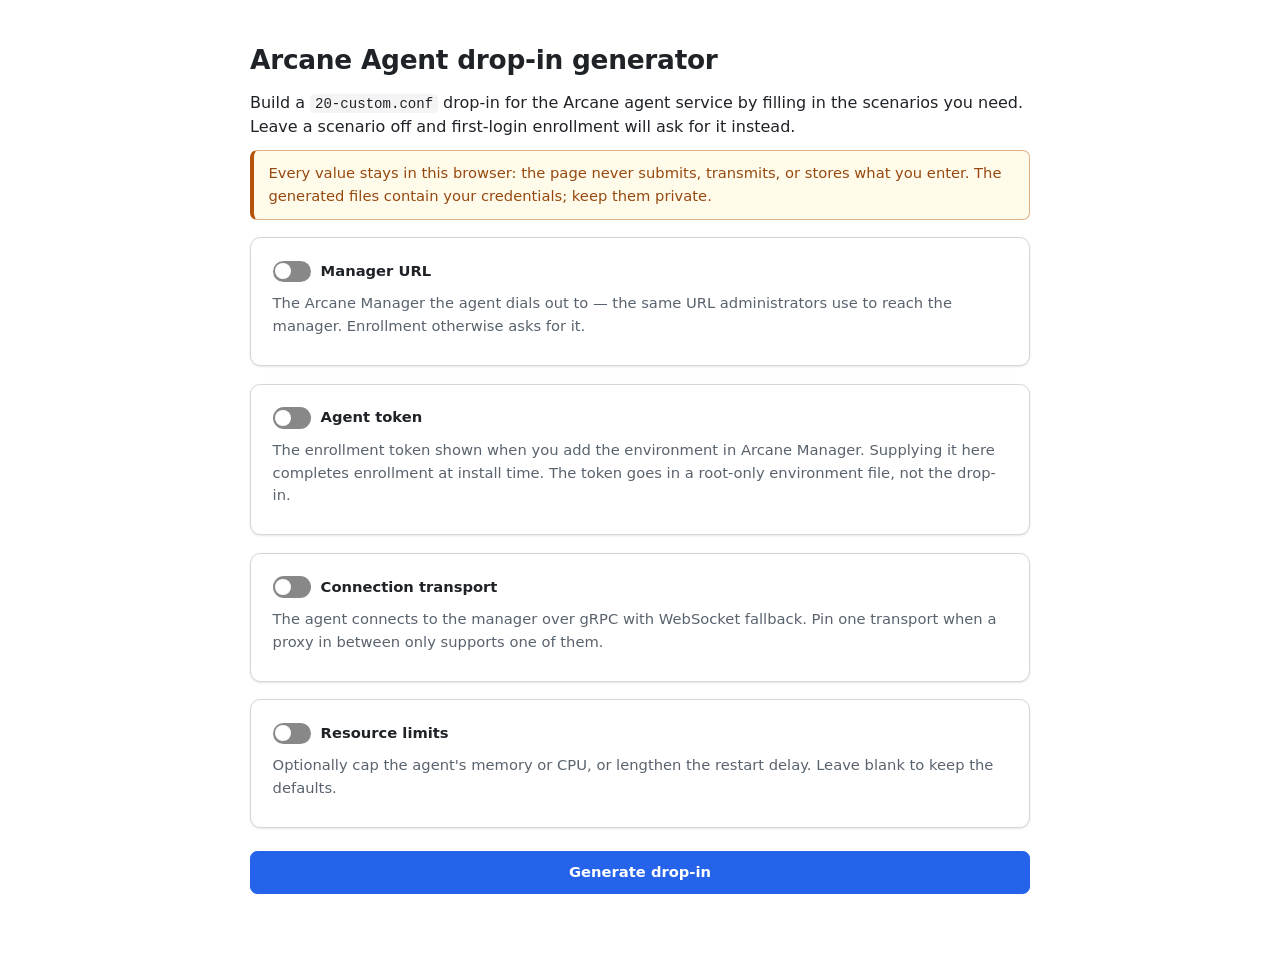
<file: docs/dropins/arcane-agent.html>
<!doctype html>
<html lang="en">
<head>
  <meta charset="utf-8">
  <meta name="viewport" content="width=device-width, initial-scale=1">
  <meta name="referrer" content="no-referrer">
  <title>Arcane Agent drop-in generator</title>
  <link rel="stylesheet" href="../assets/dropins.css">
</head>
<body>
  <main>
    <h1>Arcane Agent drop-in generator</h1>
    <p id="intro"></p>
    <p class="hint warning">Every value stays in this browser: the page never submits, transmits, or stores what you enter. The generated files contain your credentials; keep them private.</p>

    <form id="scenario-form" onsubmit="return false">
      <div id="scenarios"></div>
      <button id="generate" type="button">Generate drop-in</button>
    </form>

    <p id="errors" class="error" role="alert" hidden></p>

    <section id="result" class="card" hidden aria-live="polite">
      <h2>Your drop-in</h2>
      <label for="dropin-output">20-custom.conf</label>
      <textarea id="dropin-output" class="output" readonly spellcheck="false"></textarea>
      <button id="copy-dropin" type="button">Copy drop-in</button>
      <a id="download-dropin" class="button" download="20-custom.conf">Download 20-custom.conf</a>

      <div id="env-card" hidden>
        <label for="env-output">Environment file</label>
        <textarea id="env-output" readonly spellcheck="false"></textarea>
        <button id="copy-env" type="button">Copy environment file</button>
        <a id="download-env" class="button">Download environment file</a>
      </div>

      <div id="files-card" hidden></div>

      <h3>Install it</h3>
      <p>Copy the files to the live environment you install from, then apply them to the installed system before rebooting. See the <a href="https://github.com/BryanConradHart/strix-halo-server/blob/main/variants/arcane-agent/README.md#install-with-customization">variant README</a> for the full install flow.</p>
      <pre id="commands-output"></pre>
      <button id="copy-commands" type="button">Copy commands</button>
    </section>
  </main>
  <script src="../assets/dropins-volumes.js"></script>
  <script>
    window.DROPIN_SPEC = {
      title: "Arcane Agent drop-in generator",
      unit: "arcane-agent",
      envFile: { path: "/etc/arcane/agent-user.env", localName: "agent-user.env" },
      intro: "Build a <code>20-custom.conf</code> drop-in for the Arcane agent service by filling in the scenarios you need. Leave a scenario off and first-login enrollment will ask for it instead.",
      scenarios: [
        {
          id: "manager-url",
          title: "Manager URL",
          description: "The Arcane Manager the agent dials out to — the same URL administrators use to reach the manager. Enrollment otherwise asks for it.",
          fields: [
            { key: "url", label: "Arcane Manager API URL", type: "url", placeholder: "https://arcane.example.com", pattern: "https?://[^\\s]+", patternMessage: "Enter a URL starting with http:// or https://." },
          ],
          build: (v) => ({ container: [`Environment=ARCANE_MANAGER_API_URL=${v.url}`] }),
        },
        {
          id: "token",
          title: "Agent token",
          description: "The enrollment token shown when you add the environment in Arcane Manager. Supplying it here completes enrollment at install time. The token goes in a root-only environment file, not the drop-in.",
          fields: [
            { key: "token", label: "Agent token (starts with arc_)", type: "secret", pattern: "arc_[A-Za-z0-9_-]+", patternMessage: "The token starts with arc_ and contains letters, numbers, underscores, or hyphens." },
          ],
          build: () => ({
            container: ["EnvironmentFile=/etc/arcane/agent-user.env"],
            env: ["ARCANE_AGENT_TOKEN=${token}"],
          }),
        },
        {
          id: "transport",
          title: "Connection transport",
          description: "The agent connects to the manager over gRPC with WebSocket fallback. Pin one transport when a proxy in between only supports one of them.",
          fields: [
            { key: "transport", label: "Transport", type: "select", options: [
              { value: "grpc", label: "gRPC" },
              { value: "websocket", label: "WebSocket" },
            ] },
          ],
          build: (v) => ({ container: [`Environment=ARCANE_AGENT_TRANSPORT=${v.transport}`] }),
        },
        {
          id: "limits",
          title: "Resource limits",
          description: "Optionally cap the agent's memory or CPU, or lengthen the restart delay. Leave blank to keep the defaults.",
          fields: [
            { key: "memory", label: "MemoryMax (optional)", placeholder: "1G", required: false, pattern: "\\d+[KMG]?", patternMessage: "Use a size like 512M or 2G." },
            { key: "cpu", label: "CPUQuota (optional)", placeholder: "50%", required: false, pattern: "\\d+%?", patternMessage: "Use a percentage like 50%." },
            { key: "restart", label: "RestartSec (optional)", placeholder: "30s", required: false, pattern: "\\d+(?:ms|s|min)?", patternMessage: "Use a duration like 30s." },
          ],
          validate: (v) => (v.memory || v.cpu || v.restart ? [] : ["Fill in at least one limit, or turn this scenario off."]),
          build: (v) => ({
            service: [
              ...(v.memory ? [`MemoryMax=${v.memory}`] : []),
              ...(v.cpu ? [`CPUQuota=${v.cpu}`] : []),
              ...(v.restart ? [`RestartSec=${v.restart}`] : []),
            ],
          }),
        },
      ],
    };
  </script>
  <script src="../assets/dropins.js"></script>
  <script>buildDropinPage();</script>
</body>
</html>
</file>
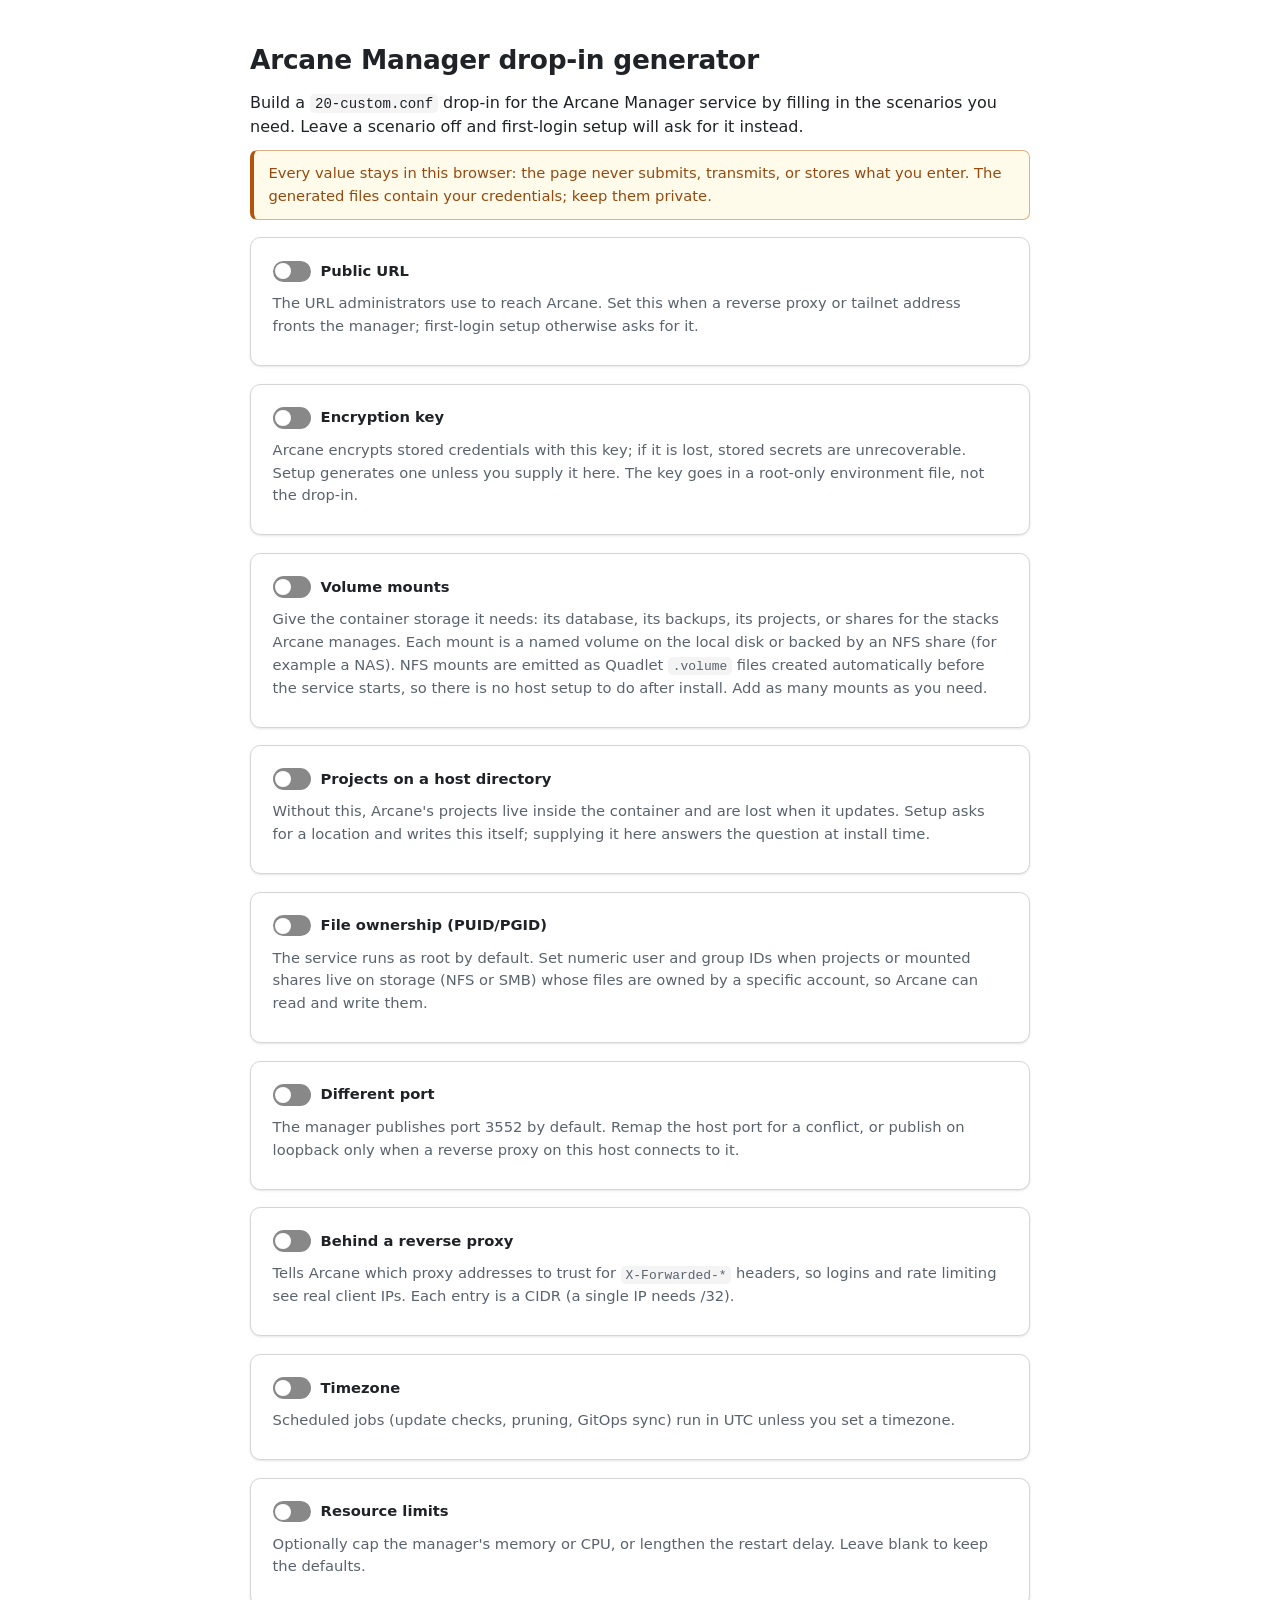
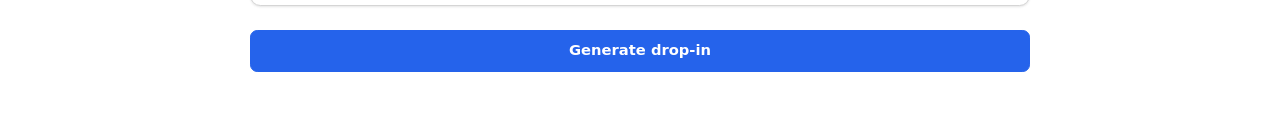
<file: docs/dropins/arcane-manager.html>
<!doctype html>
<html lang="en">
<head>
  <meta charset="utf-8">
  <meta name="viewport" content="width=device-width, initial-scale=1">
  <meta name="referrer" content="no-referrer">
  <title>Arcane Manager drop-in generator</title>
  <link rel="stylesheet" href="../assets/dropins.css">
</head>
<body>
  <main>
    <h1>Arcane Manager drop-in generator</h1>
    <p id="intro"></p>
    <p class="hint warning">Every value stays in this browser: the page never submits, transmits, or stores what you enter. The generated files contain your credentials; keep them private.</p>

    <form id="scenario-form" onsubmit="return false">
      <div id="scenarios"></div>
      <button id="generate" type="button">Generate drop-in</button>
    </form>

    <p id="errors" class="error" role="alert" hidden></p>

    <section id="result" class="card" hidden aria-live="polite">
      <h2>Your drop-in</h2>
      <label for="dropin-output">20-custom.conf</label>
      <textarea id="dropin-output" class="output" readonly spellcheck="false"></textarea>
      <button id="copy-dropin" type="button">Copy drop-in</button>
      <a id="download-dropin" class="button" download="20-custom.conf">Download 20-custom.conf</a>

      <div id="env-card" hidden>
        <label for="env-output">Environment file</label>
        <textarea id="env-output" readonly spellcheck="false"></textarea>
        <button id="copy-env" type="button">Copy environment file</button>
        <a id="download-env" class="button">Download environment file</a>
      </div>

      <div id="files-card" hidden></div>

      <h3>Install it</h3>
      <p>Copy the files to the live environment you install from, then apply them to the installed system before rebooting. See the <a href="https://github.com/BryanConradHart/strix-halo-server/blob/main/variants/arcane-manager/README.md#install-with-customization">variant README</a> for the full install flow.</p>
      <pre id="commands-output"></pre>
      <button id="copy-commands" type="button">Copy commands</button>
    </section>
  </main>
  <script src="../assets/dropins-volumes.js"></script>
  <script>
    window.DROPIN_SPEC = {
      title: "Arcane Manager drop-in generator",
      unit: "arcane-manager",
      envFile: { path: "/etc/arcane/manager-user.env", localName: "manager-user.env" },
      intro: "Build a <code>20-custom.conf</code> drop-in for the Arcane Manager service by filling in the scenarios you need. Leave a scenario off and first-login setup will ask for it instead.",
      scenarios: [
        {
          id: "app-url",
          title: "Public URL",
          description: "The URL administrators use to reach Arcane. Set this when a reverse proxy or tailnet address fronts the manager; first-login setup otherwise asks for it.",
          fields: [
            { key: "url", label: "Arcane Manager URL", type: "url", placeholder: "https://arcane.example.com", pattern: "https?://[^\\s]+", patternMessage: "Enter a URL starting with http:// or https://." },
          ],
          build: (v) => ({ container: [`Environment=ARCANE_APP_URL=${v.url}`] }),
        },
        {
          id: "encryption-key",
          title: "Encryption key",
          description: "Arcane encrypts stored credentials with this key; if it is lost, stored secrets are unrecoverable. Setup generates one unless you supply it here. The key goes in a root-only environment file, not the drop-in.",
          fields: [
            { key: "key", label: "Encryption key", type: "secret", pattern: "[A-Za-z0-9_\\-+/=]{32,}", patternMessage: "Use at least 32 characters (hex, base64, or any long random string).", generate: () => randomHex(32), generateLabel: "Generate a key" },
          ],
          build: () => ({
            container: ["EnvironmentFile=/etc/arcane/manager-user.env"],
            env: ["ARCANE_ENCRYPTION_KEY=${key}"],
          }),
        },
        window.dropinVolumeMounts({
          id: "mounts",
          title: "Volume mounts",
          description: "Give the container storage it needs: its database, its backups, its projects, or shares for the stacks Arcane manages. Each mount is a named volume on the local disk or backed by an NFS share (for example a NAS). NFS mounts are emitted as Quadlet <code>.volume</code> files created automatically before the service starts, so there is no host setup to do after install. Add as many mounts as you need.",
          placeholder: "arcane-data",
          mountPlaceholder: "/srv/storage",
          exportPlaceholder: ":/srv/nfs/share",
          purposes: [
            { value: "data", label: "Arcane data (database and settings)", article: "the", defaultName: "arcane-data", mount: (n) => [`Volume=${n}:/app/data`] },
            { value: "backups", label: "Arcane volume backups", article: "the", defaultName: "arcane-backups", mount: (n) => [`Volume=${n}:/backups`], env: (n) => [`Environment=ARCANE_BACKUP_VOLUME_NAME=${n}`] },
            { value: "projects", label: "Arcane projects", article: "the", defaultName: "arcane-projects", mount: (n) => [`Volume=${n}:/opt/docker`], env: () => ["Environment=ARCANE_PROJECTS_DIRECTORY=/opt/docker"] },
          ],
        }),
        {
          id: "projects",
          title: "Projects on a host directory",
          description: "Without this, Arcane's projects live inside the container and are lost when it updates. Setup asks for a location and writes this itself; supplying it here answers the question at install time.",
          fields: [
            { key: "path", label: "Host directory for projects", placeholder: "/srv/arcane-projects", pattern: "/[^\\s]*", patternMessage: "Enter an absolute host path." },
          ],
          build: (v) => ({
            container: [
              `Volume=${v.path}:/opt/docker`,
              "Environment=ARCANE_PROJECTS_DIRECTORY=/opt/docker",
            ],
          }),
        },
        {
          id: "ownership",
          title: "File ownership (PUID/PGID)",
          description: "The service runs as root by default. Set numeric user and group IDs when projects or mounted shares live on storage (NFS or SMB) whose files are owned by a specific account, so Arcane can read and write them.",
          fields: [
            { key: "puid", label: "PUID (user id)", type: "number", min: "0", placeholder: "1000", required: false },
            { key: "pgid", label: "PGID (group id)", type: "number", min: "0", placeholder: "1000", required: false },
          ],
          validate: (v) => (v.puid && v.pgid ? [] : ["Enter both a PUID and a PGID, or turn this scenario off."]),
          build: (v) => ({ container: [`Environment=PUID=${v.puid}`, `Environment=PGID=${v.pgid}`] }),
        },
        {
          id: "port",
          title: "Different port",
          description: "The manager publishes port 3552 by default. Remap the host port for a conflict, or publish on loopback only when a reverse proxy on this host connects to it.",
          fields: [
            { key: "port", label: "Host port", type: "number", min: "1", max: "65535", placeholder: "8443", required: false },
            { key: "loopback", label: "Publish on 127.0.0.1 only", type: "check", required: false, hint: "Use when a reverse proxy on this host connects to Arcane." },
          ],
          validate: (v) => (v.port ? [] : ["Enter a host port for the port scenario."]),
          build: (v) => ({ container: ["PublishPort=", `PublishPort=${v.loopback ? "127.0.0.1:" : ""}${v.port}:3552`] }),
        },
        {
          id: "proxies",
          title: "Behind a reverse proxy",
          description: "Tells Arcane which proxy addresses to trust for <code>X-Forwarded-*</code> headers, so logins and rate limiting see real client IPs. Each entry is a CIDR (a single IP needs /32).",
          fields: [
            { key: "cidrs", label: "Trusted proxy CIDRs (comma-separated)", placeholder: "10.0.0.0/24, 100.64.0.0/10", pattern: "[0-9a-fA-F:.]+/\\d{1,3}(?:\\s*,\\s*[0-9a-fA-F:.]+/\\d{1,3})*", patternMessage: "Enter comma-separated CIDRs like 10.0.0.0/24; a single IP needs /32." },
          ],
          build: (v) => ({ container: [`Environment=ARCANE_TRUSTED_PROXIES=${v.cidrs}`] }),
        },
        {
          id: "timezone",
          title: "Timezone",
          description: "Scheduled jobs (update checks, pruning, GitOps sync) run in UTC unless you set a timezone.",
          fields: [
            { key: "tz", label: "Timezone (IANA name)", placeholder: "America/New_York", pattern: "[A-Za-z]+(?:[_+-][A-Za-z]+)?(?:/[A-Za-z0-9_+-]+)?", patternMessage: "Enter an IANA timezone like America/New_York." },
          ],
          build: (v) => ({ container: [`Environment=TZ=${v.tz}`] }),
        },
        {
          id: "limits",
          title: "Resource limits",
          description: "Optionally cap the manager's memory or CPU, or lengthen the restart delay. Leave blank to keep the defaults.",
          fields: [
            { key: "memory", label: "MemoryMax (optional)", placeholder: "1G", required: false, pattern: "\\d+[KMG]?", patternMessage: "Use a size like 512M or 2G." },
            { key: "cpu", label: "CPUQuota (optional)", placeholder: "50%", required: false, pattern: "\\d+%?", patternMessage: "Use a percentage like 50%." },
            { key: "restart", label: "RestartSec (optional)", placeholder: "30s", required: false, pattern: "\\d+(?:ms|s|min)?", patternMessage: "Use a duration like 30s." },
          ],
          validate: (v) => (v.memory || v.cpu || v.restart ? [] : ["Fill in at least one limit, or turn this scenario off."]),
          build: (v) => ({
            service: [
              ...(v.memory ? [`MemoryMax=${v.memory}`] : []),
              ...(v.cpu ? [`CPUQuota=${v.cpu}`] : []),
              ...(v.restart ? [`RestartSec=${v.restart}`] : []),
            ],
          }),
        },
      ],
    };
  </script>
  <script src="../assets/dropins.js"></script>
  <script>buildDropinPage();</script>
</body>
</html>
</file>
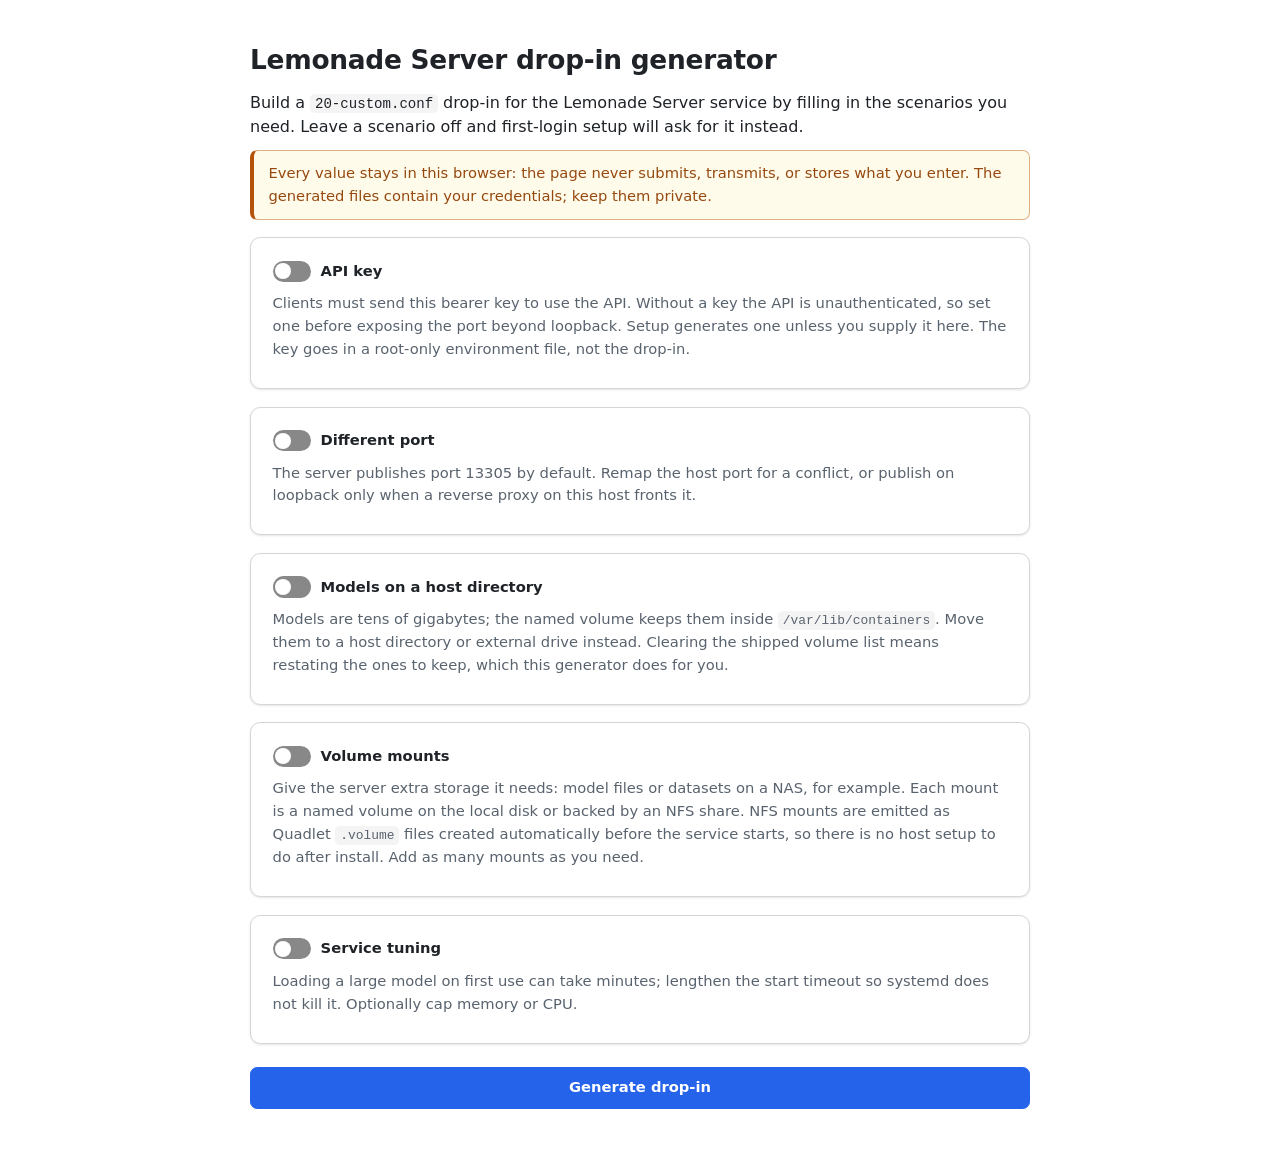
<file: docs/dropins/lemonade.html>
<!doctype html>
<html lang="en">
<head>
  <meta charset="utf-8">
  <meta name="viewport" content="width=device-width, initial-scale=1">
  <meta name="referrer" content="no-referrer">
  <title>Lemonade Server drop-in generator</title>
  <link rel="stylesheet" href="../assets/dropins.css">
</head>
<body>
  <main>
    <h1>Lemonade Server drop-in generator</h1>
    <p id="intro"></p>
    <p class="hint warning">Every value stays in this browser: the page never submits, transmits, or stores what you enter. The generated files contain your credentials; keep them private.</p>

    <form id="scenario-form" onsubmit="return false">
      <div id="scenarios"></div>
      <button id="generate" type="button">Generate drop-in</button>
    </form>

    <p id="errors" class="error" role="alert" hidden></p>

    <section id="result" class="card" hidden aria-live="polite">
      <h2>Your drop-in</h2>
      <label for="dropin-output">20-custom.conf</label>
      <textarea id="dropin-output" class="output" readonly spellcheck="false"></textarea>
      <button id="copy-dropin" type="button">Copy drop-in</button>
      <a id="download-dropin" class="button" download="20-custom.conf">Download 20-custom.conf</a>

      <div id="env-card" hidden>
        <label for="env-output">Environment file</label>
        <textarea id="env-output" readonly spellcheck="false"></textarea>
        <button id="copy-env" type="button">Copy environment file</button>
        <a id="download-env" class="button">Download environment file</a>
      </div>

      <div id="files-card" hidden></div>

      <h3>Install it</h3>
      <p>Copy the files to the live environment you install from, then apply them to the installed system before rebooting. See the <a href="https://github.com/BryanConradHart/strix-halo-server/blob/main/variants/lemonade/README.md#install-with-customization">variant README</a> for the full install flow.</p>
      <pre id="commands-output"></pre>
      <button id="copy-commands" type="button">Copy commands</button>
    </section>
  </main>
  <script src="../assets/dropins-volumes.js"></script>
  <script>
    window.DROPIN_SPEC = {
      title: "Lemonade Server drop-in generator",
      unit: "lemonade-server",
      envFile: { path: "/etc/lemonade/server-user.env", localName: "server-user.env" },
      intro: "Build a <code>20-custom.conf</code> drop-in for the Lemonade Server service by filling in the scenarios you need. Leave a scenario off and first-login setup will ask for it instead.",
      scenarios: [
        {
          id: "api-key",
          title: "API key",
          description: "Clients must send this bearer key to use the API. Without a key the API is unauthenticated, so set one before exposing the port beyond loopback. Setup generates one unless you supply it here. The key goes in a root-only environment file, not the drop-in.",
          fields: [
            { key: "key", label: "API key (at least 32 characters)", type: "secret", pattern: "[A-Za-z0-9_-]{32,}", patternMessage: "Use at least 32 letters, numbers, underscores, or hyphens.", generate: () => randomHex(32), generateLabel: "Generate a key" },
          ],
          build: () => ({
            container: ["EnvironmentFile=/etc/lemonade/server-user.env"],
            env: ["LEMONADE_API_KEY=${key}"],
          }),
        },
        {
          id: "port",
          title: "Different port",
          description: "The server publishes port 13305 by default. Remap the host port for a conflict, or publish on loopback only when a reverse proxy on this host fronts it.",
          fields: [
            { key: "port", label: "Host port", type: "number", min: "1", max: "65535", placeholder: "9527", required: false },
            { key: "loopback", label: "Publish on 127.0.0.1 only", type: "check", required: false, hint: "Use when clients on this machine only, or a local reverse proxy, reach the API." },
          ],
          validate: (v) => (v.port ? [] : ["Enter a host port for the port scenario."]),
          build: (v) => ({ container: ["PublishPort=", `PublishPort=${v.loopback ? "127.0.0.1:" : ""}${v.port}:13305`] }),
        },
        {
          id: "models",
          title: "Models on a host directory",
          description: "Models are tens of gigabytes; the named volume keeps them inside <code>/var/lib/containers</code>. Move them to a host directory or external drive instead. Clearing the shipped volume list means restating the ones to keep, which this generator does for you.",
          fields: [
            { key: "path", label: "Host directory for models", placeholder: "/srv/models", pattern: "/[^\\s]*", patternMessage: "Enter an absolute host path." },
          ],
          build: (v) => ({
            container: [
              "Volume=",
              "Volume=lemonade-cache:/opt/lemonade/.cache/huggingface",
              "Volume=lemonade-llama:/opt/lemonade/llama",
              "Volume=lemonade-data:/opt/lemonade/.cache/lemonade",
              "Volume=lemonade-config:/opt/lemonade/.config/lemonade",
              `Volume=${v.path}:/opt/lemonade/models`,
            ],
          }),
        },
        window.dropinVolumeMounts({
          id: "mounts",
          title: "Volume mounts",
          description: "Give the server extra storage it needs: model files or datasets on a NAS, for example. Each mount is a named volume on the local disk or backed by an NFS share. NFS mounts are emitted as Quadlet <code>.volume</code> files created automatically before the service starts, so there is no host setup to do after install. Add as many mounts as you need.",
          placeholder: "media-share",
          mountPlaceholder: "/srv/media",
          exportPlaceholder: ":/srv/nfs/media",
        }),
        {
          id: "limits",
          title: "Service tuning",
          description: "Loading a large model on first use can take minutes; lengthen the start timeout so systemd does not kill it. Optionally cap memory or CPU.",
          fields: [
            { key: "timeout", label: "TimeoutStartSec (optional)", placeholder: "900", required: false, pattern: "\\d+", patternMessage: "Use a number of seconds, like 900." },
            { key: "memory", label: "MemoryMax (optional)", placeholder: "96G", required: false, pattern: "\\d+[KMG]?", patternMessage: "Use a size like 8G. Avoid capping memory on unified-memory systems like Strix Halo." },
            { key: "cpu", label: "CPUQuota (optional)", placeholder: "50%", required: false, pattern: "\\d+%?", patternMessage: "Use a percentage like 50%." },
          ],
          validate: (v) => (v.timeout || v.memory || v.cpu ? [] : ["Fill in at least one setting, or turn this scenario off."]),
          build: (v) => ({
            service: [
              ...(v.timeout ? [`TimeoutStartSec=${v.timeout}`] : []),
              ...(v.memory ? [`MemoryMax=${v.memory}`] : []),
              ...(v.cpu ? [`CPUQuota=${v.cpu}`] : []),
            ],
          }),
        },
      ],
    };
  </script>
  <script src="../assets/dropins.js"></script>
  <script>buildDropinPage();</script>
</body>
</html>
</file>
<file: docs/assets/dropins.css>
:root {
  color-scheme: light dark;
  font: 16px/1.55 system-ui, sans-serif;
  --border: #d5d5d5;
  --surface: #f4f4f5;
  --card: #ffffff;
  --accent: #2563eb;
  --accent-hover: #1d4ed8;
  --error: #b91c1c;
  --error-bg: #fef2f2;
  --warn: #b45309;
  --warn-bg: #fffbeb;
  --text: #1f2328;
  --muted: #59636e;
  --shadow: 0 1px 3px rgb(0 0 0 / 0.07), 0 1px 2px rgb(0 0 0 / 0.04);
}
@media (prefers-color-scheme: dark) {
  :root {
    --border: #3d444d;
    --surface: #1c2128;
    --card: #22272e;
    --accent: #4493f8;
    --accent-hover: #76b3fa;
    --error: #ff7b72;
    --error-bg: #3d1d1f;
    --warn: #e3b341;
    --warn-bg: #2d2517;
    --text: #e6edf3;
    --muted: #9198a1;
    --shadow: 0 1px 3px rgb(0 0 0 / 0.4);
  }
}

body {
  max-width: 780px;
  margin: 0 auto;
  padding: 2.5rem 1.25rem 4rem;
  color: var(--text);
}

header.page-head { margin-bottom: 1.75rem; }
h1 { font-size: 1.65rem; letter-spacing: -0.01em; margin: 0 0 0.5rem; }
h2 { font-size: 1.2rem; letter-spacing: -0.01em; }
p { margin: 0.6rem 0; }

label { display: block; margin-top: 0.9rem; font-weight: 600; font-size: 0.92rem; }
input, select, textarea, button {
  box-sizing: border-box;
  width: 100%;
  margin-top: 0.35rem;
  padding: 0.55rem 0.7rem;
  font: inherit;
  color: inherit;
  background: var(--card);
  border: 1px solid var(--border);
  border-radius: 0.45rem;
}
input:focus-visible, select:focus-visible, textarea:focus-visible {
  outline: 2px solid var(--accent);
  outline-offset: 1px;
  border-color: var(--accent);
}
input[type="checkbox"] { width: auto; }

textarea { min-height: 5rem; resize: vertical; font-size: 0.9rem; }
.output { min-height: 11rem; font-family: ui-monospace, monospace; line-height: 1.45; white-space: pre; }

button, .button {
  cursor: pointer;
  font-weight: 600;
  font-size: 0.92rem;
  background: var(--card);
  transition: background-color 120ms ease, border-color 120ms ease;
}
button:hover, .button:hover { border-color: var(--accent); }
.button { display: block; text-align: center; text-decoration: none; margin-top: 0.6rem; }
#generate, .button {
  background: var(--accent);
  border-color: var(--accent);
  color: #fff;
}
#generate:hover, .button:hover { background: var(--accent-hover); border-color: var(--accent-hover); }
button + button, button + .button, .button + button, .button + .button { margin-top: 0.6rem; }

.card {
  background: var(--card);
  border: 1px solid var(--border);
  border-radius: 0.65rem;
  padding: 1.1rem 1.35rem;
  margin: 1.1rem 0;
  box-shadow: var(--shadow);
}
.card > h2, .card > h3 { margin-top: 0.25rem; }
.scenario > .toggle-control { margin-top: 0.25rem; }

.toggle-control { display: flex; align-items: center; gap: 0.6rem; margin-top: 1rem; font-weight: 600; cursor: pointer; }
.toggle-control input {
  appearance: none;
  position: relative;
  flex: none;
  width: 2.4rem;
  height: 1.35rem;
  margin: 0;
  padding: 0;
  border: 0;
  border-radius: 999px;
  background: #888;
  cursor: pointer;
  transition: background-color 150ms ease;
}
.toggle-control input::before {
  position: absolute;
  top: 0.175rem;
  left: 0.15rem;
  width: 1rem;
  height: 1rem;
  border-radius: 50%;
  background: white;
  content: "";
  transition: transform 150ms ease;
}
.toggle-control input:checked { background: var(--accent); }
.toggle-control input:checked::before { transform: translateX(1.05rem); }
.toggle-control input:focus-visible { outline: 2px solid currentColor; outline-offset: 2px; }

.hint { color: var(--muted); font-size: 0.92rem; }
.warning {
  border: 1px solid color-mix(in srgb, var(--warn) 45%, transparent);
  background: var(--warn-bg);
  color: color-mix(in srgb, var(--warn) 80%, var(--text));
  border-left: 4px solid var(--warn);
  border-radius: 0.45rem;
  padding: 0.7rem 0.9rem;
}
.error {
  color: var(--error);
  background: var(--error-bg);
  border: 1px solid color-mix(in srgb, var(--error) 40%, transparent);
  border-left: 4px solid var(--error);
  border-radius: 0.45rem;
  padding: 0.7rem 0.9rem;
  font-weight: 600;
}
code, pre { background: var(--surface); border-radius: 0.3rem; }
code { padding: 0.1rem 0.3rem; overflow-wrap: anywhere; font-size: 0.88em; }
pre { padding: 0.8rem; overflow-x: auto; white-space: pre-wrap; border: 1px solid var(--border); font-size: 0.88rem; line-height: 1.5; }
a { color: var(--accent); }
[hidden] { display: none !important; }
ul { padding-left: 1.25rem; }

.repeat-group {
  border: 1px solid var(--border);
  border-radius: 0.55rem;
  padding: 0.2rem 0.9rem 0.9rem;
  margin: 0.8rem 0;
  background: color-mix(in srgb, var(--surface) 40%, var(--card));
}
.repeat-header { display: flex; justify-content: space-between; align-items: center; font-weight: 650; font-size: 0.9rem; margin: 0.7rem 0 0.1rem; }
.repeat-remove { width: auto; background: none; border: none; color: var(--error); cursor: pointer; font-size: 0.85rem; padding: 0 0.2rem; }
.repeat-remove:hover { border: none; text-decoration: underline; }
.repeat-add { margin-top: 0.3rem; width: auto; padding: 0.45rem 1rem; }

footer.page-foot { margin-top: 2.5rem; color: var(--muted); font-size: 0.88rem; border-top: 1px solid var(--border); padding-top: 1rem; }
</file>
